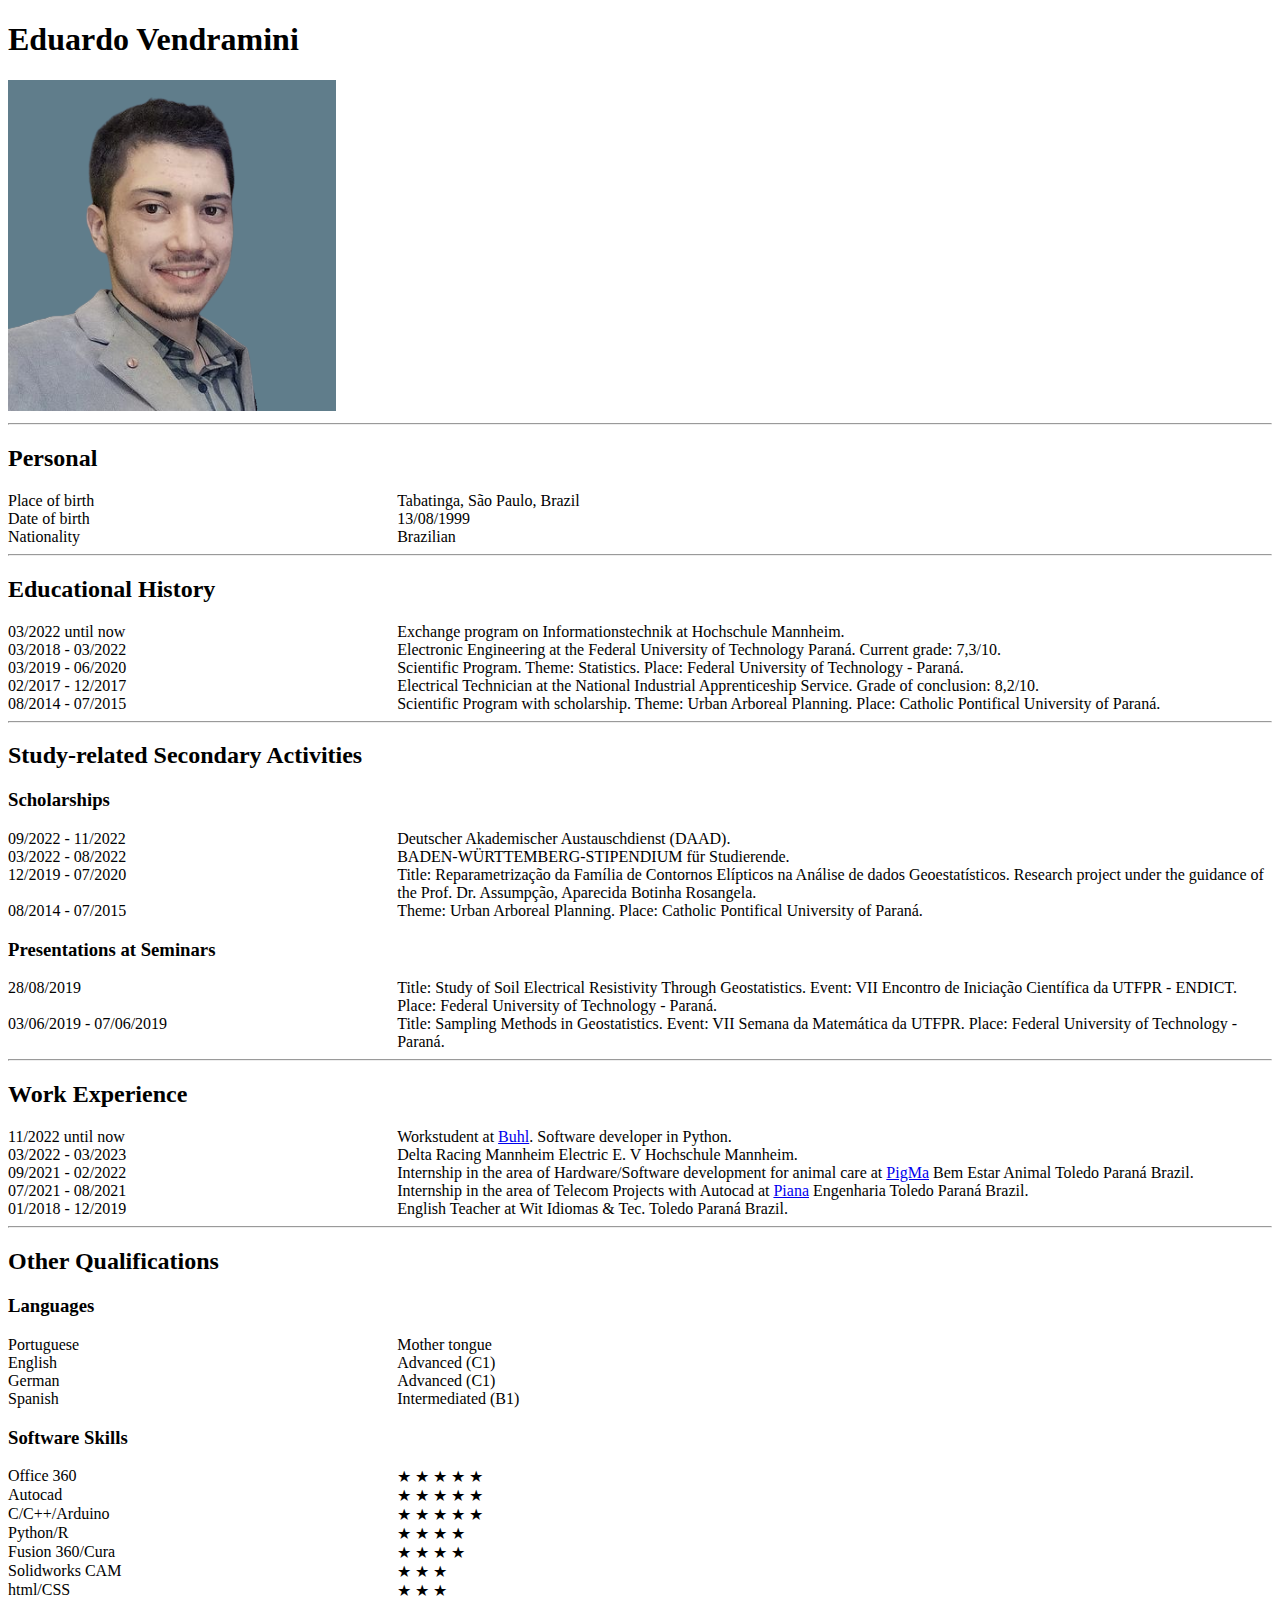
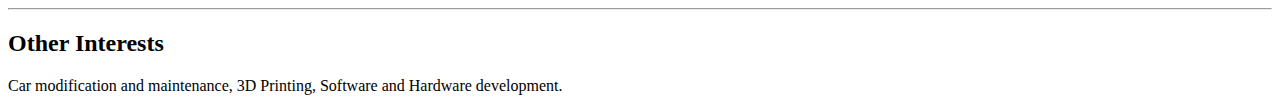
<file: index.html>
<!DOCTYPE html>
<html lang="en">

<head>
    <meta charset="UTF-8">
    <meta http-equiv="X-UA-Compatible" content="IE=edge">
    <meta name="viewport" content="width=device-width, initial-scale=1.0">
    <title>Curriculum Vendramini</title>
    <link rel="stylesheet" href="style.css">
    <link rel="shortcut icon" href="Icon.png" type="image/png">
</head>

<body>
    <h1>Eduardo Vendramini</h1>
    <img src="Profile.png" alt="Profile Picture">

    <hr>
    <h2>Personal</h2>
    <div class="myself">
        <div class="property">Place of birth</div><div class="value">Tabatinga, São Paulo, Brazil</div>
        <div class="property">Date of birth</div><div class="value">13/08/1999</div>
        <div class="property">Nationality</div><div class="value">Brazilian</div>
    </div>

    <hr>
    <h2>Educational History</h2>
    <div class="myself">
        <div class="property">03/2022 until now</div><div class="value">Exchange program on Informationstechnik at Hochschule Mannheim.</div>
        <div class="property">03/2018 - 03/2022</div><div class="value">Electronic Engineering at the Federal University of Technology Paraná. Current grade: 7,3/10.</div>
        <div class="property">03/2019 - 06/2020</div><div class="value">Scientific Program. Theme: Statistics. Place: Federal University of Technology - Paraná.</div>
        <div class="property">02/2017 - 12/2017</div><div class="value">Electrical Technician at the National Industrial Apprenticeship Service. Grade of conclusion: 8,2/10.</div>
        <div class="property">08/2014 - 07/2015</div><div class="value">Scientific Program with scholarship. Theme: Urban Arboreal Planning. Place: Catholic Pontifical University of Paraná.</div>
    </div>

    <hr>
    <h2>Study-related Secondary Activities</h2>
    <h3>Scholarships</h3>
    <div class="myself">
        <div class="property">09/2022 - 11/2022</div><div class="value">Deutscher Akademischer Austauschdienst (DAAD).</div>
        <div class="property">03/2022 - 08/2022</div><div class="value">BADEN-WÜRTTEMBERG-STIPENDIUM für Studierende.</div>
        <div class="property">12/2019 - 07/2020</div><div class="value">Title: Reparametrização da Família de Contornos Elípticos na Análise de dados Geoestatísticos. Research project under the guidance of the Prof. Dr. Assumpção, Aparecida Botinha Rosangela.</div>
        <div class="property">08/2014 - 07/2015</div><div class="value">Theme: Urban Arboreal Planning. Place: Catholic Pontifical University of Paraná.</div>
    </div>
    <h3>Presentations at Seminars</h3>
    <div class="myself">
        <div class="property">28/08/2019</div><div class="value">Title: Study of Soil Electrical Resistivity Through Geostatistics. Event: VII Encontro de Iniciação Científica da UTFPR - ENDICT. Place: Federal University of Technology - Paraná.</div>
        <div class="property">03/06/2019 - 07/06/2019</div><div class="value">Title: Sampling Methods in Geostatistics. Event: VII Semana da Matemática da UTFPR. Place: Federal University of Technology - Paraná.</div>
    </div>

    <hr>
    <h2>Work Experience</h2>
    <div class="myself">
        <div class="property">11/2022 until now</div><div class="value">Workstudent at <a href="https://www.buhl.de/" target="_blank" rel="external">Buhl</a>. Software developer in Python.</div>
        <div class="property">03/2022 - 03/2023</div><div class="value">Delta Racing Mannheim Electric E. V Hochschule Mannheim.</div>
        <div class="property">09/2021 - 02/2022</div><div class="value">Internship in the area of Hardware/Software development for animal care at <a href="https://pigmabemestar.com/" target="_blank" rel="external">PigMa</a> Bem Estar Animal Toledo Paraná Brazil.</div>
        <div class="property">07/2021 - 08/2021</div><div class="value">Internship in the area of Telecom Projects with Autocad at <a href="https://www.piana.eng.br/site/" target="_blank" rel="external">Piana</a> Engenharia Toledo Paraná Brazil.</div>
        <div class="property">01/2018 - 12/2019</div><div class="value">English Teacher at Wit Idiomas & Tec. Toledo Paraná Brazil.</div>
    </div>

    <hr>
    <h2>Other Qualifications</h2>
    <h3>Languages</h3>
    <div class="myself">
        <div class="property">Portuguese</div><div class="value">Mother tongue</div>
        <div class="property">English</div><div class="value">Advanced (C1)</div>
        <div class="property">German</div><div class="value">Advanced (C1)</div>
        <div class="property">Spanish</div><div class="value">Intermediated (B1)</div>
    </div>
    <h3>Software Skills</h3>
    <div class="myself">
        <div class="property">Office 360</div><div class="value">&#9733 &#9733 &#9733 &#9733 &#9733</div>
        <div class="property">Autocad</div><div class="value">&#9733 &#9733 &#9733 &#9733 &#9733</div>
        <div class="property">C/C++/Arduino</div><div class="value">&#9733 &#9733 &#9733 &#9733 &#9733</div>
        <div class="property">Python/R</div><div class="value">&#9733 &#9733 &#9733 &#9733 </div>
        <div class="property">Fusion 360/Cura</div><div class="value">&#9733 &#9733 &#9733 &#9733 </div>
        <div class="property">Solidworks CAM</div><div class="value">&#9733 &#9733 &#9733</div>
        <div class="property">html/CSS</div><div class="value">&#9733 &#9733 &#9733 </div>
    </div>
    <hr>
    <h2>Other Interests</h2>
    <p>Car modification and maintenance, 3D Printing, Software and Hardware development.</p>
</body>

</html>
</file>
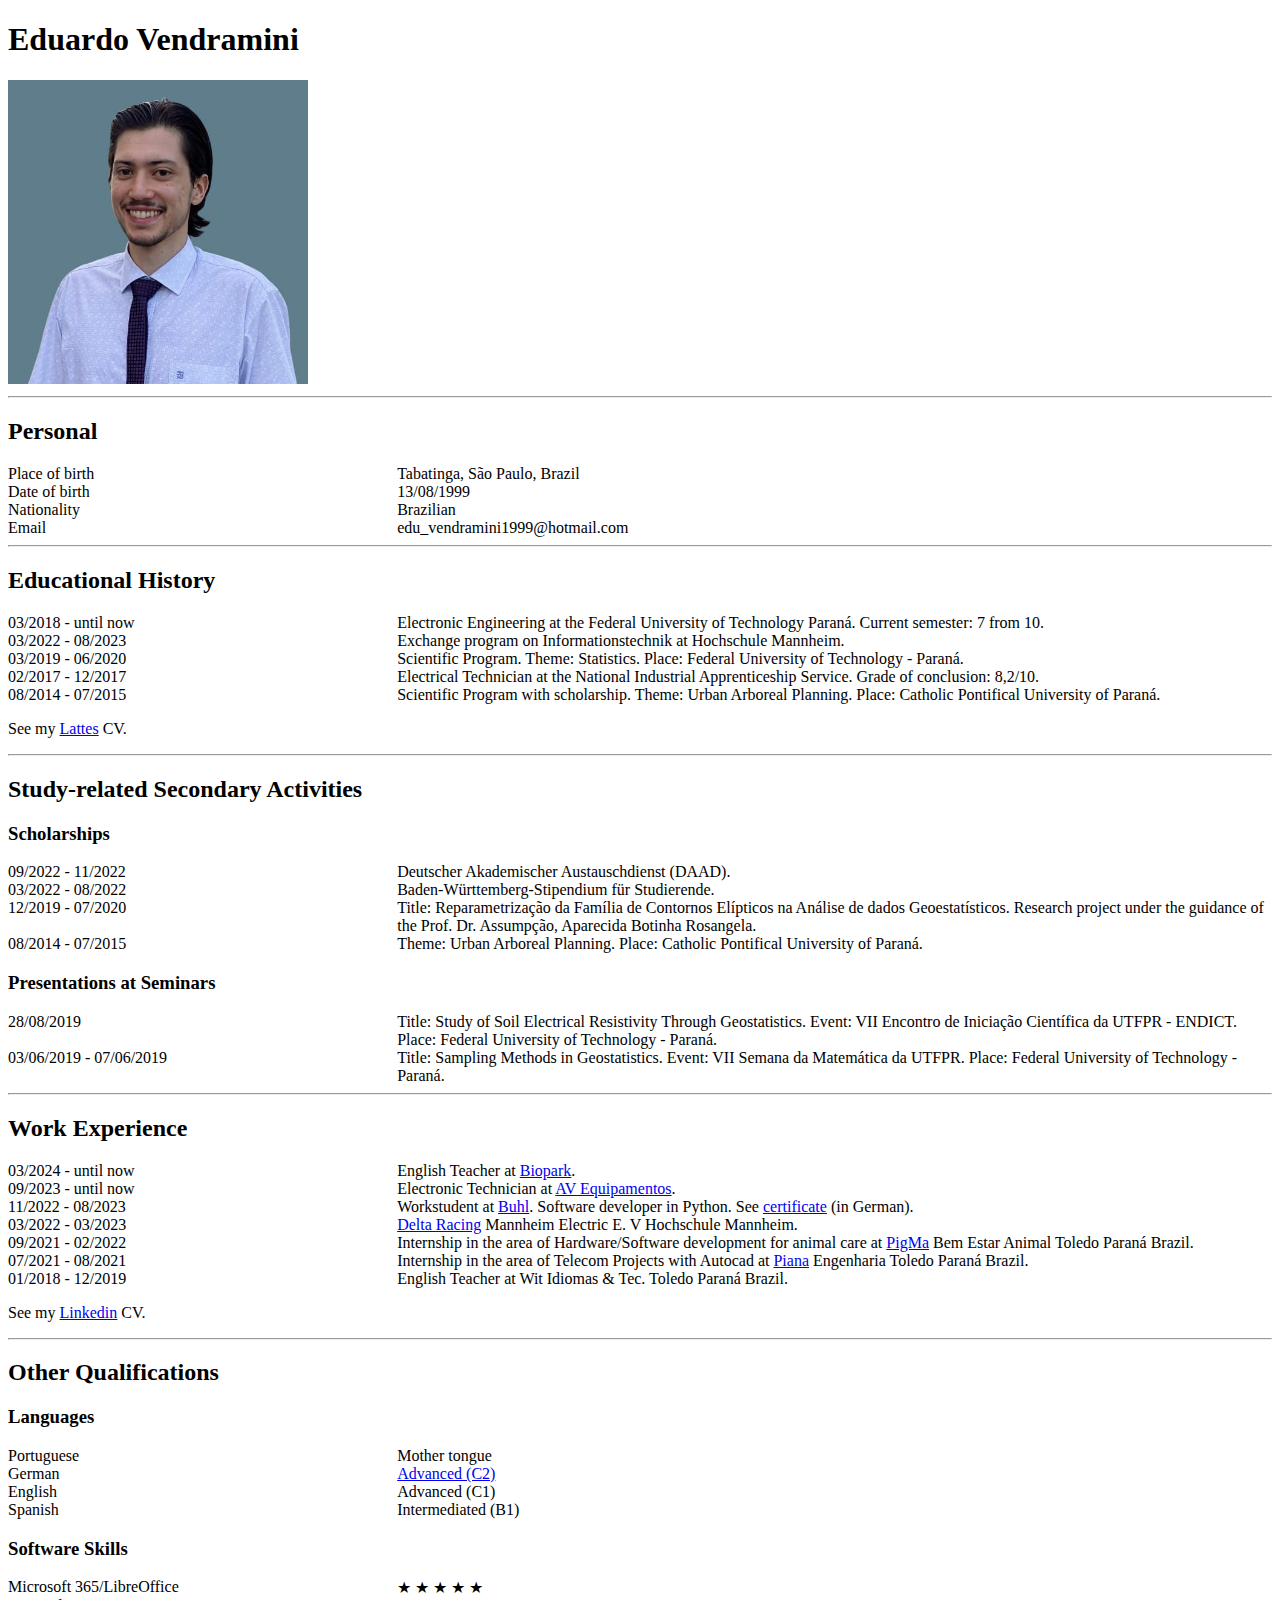
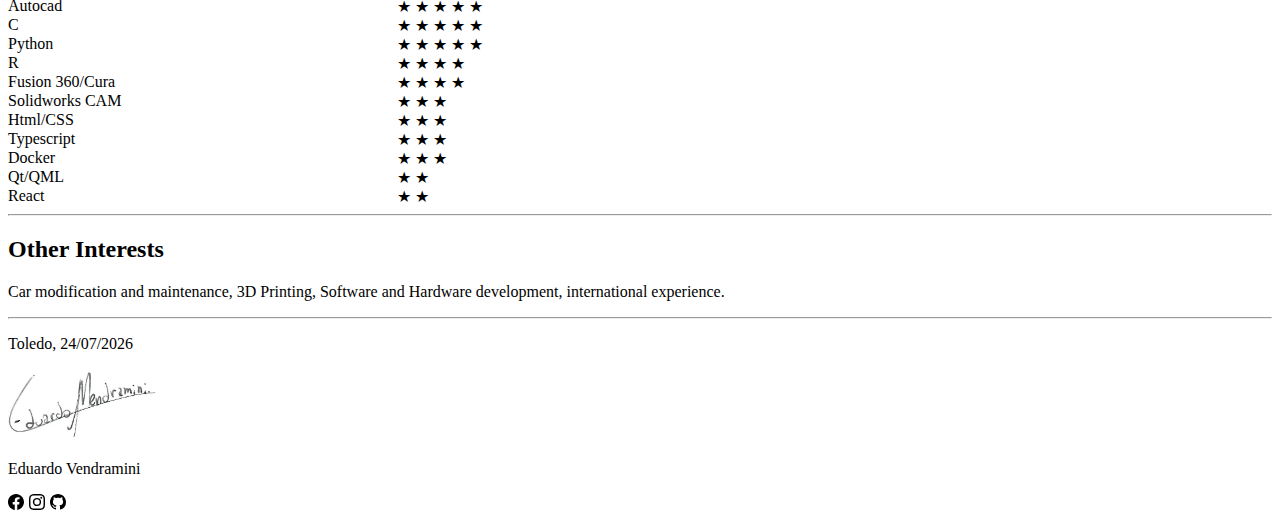
<file: html-css/index.html>
<!DOCTYPE html>
<html lang="en">

<head>
    <meta charset="UTF-8">
    <meta http-equiv="X-UA-Compatible" content="IE=edge">
    <meta name="viewport" content="width=device-width, initial-scale=1.0">
    <title>Curriculum Vendramini</title>
    <link rel="stylesheet" href="style.css">
    <link rel="shortcut icon" href="../img/Icon.png" type="image/png">
</head>

<body>
    <h1>Eduardo Vendramini</h1>
    <img src="../img/Profile.jpeg" alt="Profile Picture" class="image">

    <hr>
    <h2>Personal</h2>
    <div class="column-layout">
        <div class="property">Place of birth</div><div class="value">Tabatinga, São Paulo, Brazil</div>
        <div class="property">Date of birth</div><div class="value">13/08/1999</div>
        <div class="property">Nationality</div><div class="value">Brazilian</div>
        <div class="property">Email</div><div class="value">edu_vendramini1999@hotmail.com</div>
    </div>

    <hr>
    <h2>Educational History</h2>
    <div class="column-layout">
        <div class="property">03/2018 - until now</div><div class="value">Electronic Engineering at the Federal University of Technology Paraná. Current semester: 7 from 10.</div>
        <div class="property">03/2022 - 08/2023</div><div class="value">Exchange program on Informationstechnik at Hochschule Mannheim.</div>
        <div class="property">03/2019 - 06/2020</div><div class="value">Scientific Program. Theme: Statistics. Place: Federal University of Technology - Paraná.</div>
        <div class="property">02/2017 - 12/2017</div><div class="value">Electrical Technician at the National Industrial Apprenticeship Service. Grade of conclusion: 8,2/10.</div>
        <div class="property">08/2014 - 07/2015</div><div class="value">Scientific Program with scholarship. Theme: Urban Arboreal Planning. Place: Catholic Pontifical University of Paraná.</div>
        <p>See my <a href="http://lattes.cnpq.br/9930781774199378" target="_blank" rel="external">Lattes</a> CV.</p>
    </div>

    <hr>
    <h2>Study-related Secondary Activities</h2>
    <h3>Scholarships</h3>
    <div class="column-layout">
        <div class="property">09/2022 - 11/2022</div><div class="value">Deutscher Akademischer Austauschdienst (DAAD).</div>
        <div class="property">03/2022 - 08/2022</div><div class="value">Baden-Württemberg-Stipendium für Studierende.</div>
        <div class="property">12/2019 - 07/2020</div><div class="value">Title: Reparametrização da Família de Contornos Elípticos na Análise de dados Geoestatísticos. Research project under the guidance of the Prof. Dr. Assumpção, Aparecida Botinha Rosangela.</div>
        <div class="property">08/2014 - 07/2015</div><div class="value">Theme: Urban Arboreal Planning. Place: Catholic Pontifical University of Paraná.</div>
    </div>
    <h3>Presentations at Seminars</h3>
    <div class="column-layout">
        <div class="property">28/08/2019</div><div class="value">Title: Study of Soil Electrical Resistivity Through Geostatistics. Event: VII Encontro de Iniciação Científica da UTFPR - ENDICT. Place: Federal University of Technology - Paraná.</div>
        <div class="property">03/06/2019 - 07/06/2019</div><div class="value">Title: Sampling Methods in Geostatistics. Event: VII Semana da Matemática da UTFPR. Place: Federal University of Technology - Paraná.</div>
    </div>

    <hr>
    <h2>Work Experience</h2>
    <div class="column-layout">
        <div class="property">03/2024 - until now</div><div class="value">English Teacher at <a href="https://bioparkeducacao.com/centro-de-linguas/" target="_blank" rel="external">Biopark</a>.</div>
        <div class="property">09/2023 - until now</div><div class="value">Electronic Technician at <a href="https://av-equipamentos.negocio.site/" target="_blank" rel="external">AV Equipamentos</a>.</div>
        <div class="property">11/2022 - 08/2023</div><div class="value">Workstudent at <a href="https://www.buhl.de/" target="_blank" rel="external">Buhl</a>. Software developer in Python. See <a href="../documents/zeugnis.pdf" target="_blank" rel="external">certificate</a> (in German).</div>
        <div class="property">03/2022 - 03/2023</div><div class="value"><a href="https://www.delta-racing.de/" target="_blank" rel="external">Delta Racing</a> Mannheim Electric E. V Hochschule Mannheim.</div>
        <div class="property">09/2021 - 02/2022</div><div class="value">Internship in the area of Hardware/Software development for animal care at <a href="https://pigmabemestar.com/" target="_blank" rel="external">PigMa</a> Bem Estar Animal Toledo Paraná Brazil.</div>
        <div class="property">07/2021 - 08/2021</div><div class="value">Internship in the area of Telecom Projects with Autocad at <a href="https://www.piana.eng.br/site/" target="_blank" rel="external">Piana</a> Engenharia Toledo Paraná Brazil.</div>
        <div class="property">01/2018 - 12/2019</div><div class="value">English Teacher at Wit Idiomas & Tec. Toledo Paraná Brazil.</div>
        <p>See my <a href="https://www.linkedin.com/in/eduardo-vendramini-256624219/" target="_blank" rel="external">Linkedin</a> CV.</p>
    </div>

    <hr>
    <h2>Other Qualifications</h2>
    <h3>Languages</h3>
    <div class="column-layout">
        <div class="property">Portuguese</div><div class="value">Mother tongue</div>
        <div class="property">German</div><div class="value"><a href="../documents/dsh3.pdf" target="_blank">Advanced (C2)</a></div>
        <div class="property">English</div><div class="value">Advanced (C1)</div>
        <div class="property">Spanish</div><div class="value">Intermediated (B1)</div>
    </div>
    <h3>Software Skills</h3>
    <div class="column-layout">
        <div class="property">Microsoft 365/LibreOffice</div><div class="value">&#9733 &#9733 &#9733 &#9733 &#9733</div>
        <div class="property">Autocad</div><div class="value">&#9733 &#9733 &#9733 &#9733 &#9733</div>
        <div class="property">C</div><div class="value">&#9733 &#9733 &#9733 &#9733 &#9733</div>
        <div class="property">Python</div><div class="value">&#9733 &#9733 &#9733 &#9733 &#9733</div>
        <div class="property">R</div><div class="value">&#9733 &#9733 &#9733 &#9733 </div>
        <div class="property">Fusion 360/Cura</div><div class="value">&#9733 &#9733 &#9733 &#9733 </div>
        <div class="property">Solidworks CAM</div><div class="value">&#9733 &#9733 &#9733</div>
        <div class="property">Html/CSS</div><div class="value">&#9733 &#9733 &#9733 </div>
        <div class="property">Typescript</div><div class="value">&#9733 &#9733 &#9733 </div>
        <div class="property">Docker</div><div class="value">&#9733 &#9733 &#9733 </div>
        <div class="property">Qt/QML</div><div class="value">&#9733 &#9733 </div>
        <div class="property">React</div><div class="value">&#9733 &#9733 </div>

    </div>
    <hr>
    <h2>Other Interests</h2>
    <p>Car modification and maintenance, 3D Printing, Software and Hardware development, international experience.</p>
    
    <hr>
    <p>Toledo, <span id="date"></span></p>
    <script>
      const currentDate = new Date();
      const day = currentDate.getDate().toString().padStart(2, '0');
      const month = (currentDate.getMonth() + 1).toString().padStart(2, '0');
      const year = currentDate.getFullYear().toString();
      const formattedDate = `${day}/${month}/${year}`;
      document.getElementById('date').innerText = formattedDate;
    </script>
    <img src="../img/Signature.jpg" alt="Signature Picture" id="signature-pic">
    <p>Eduardo Vendramini</p>
    
    <div class="social-icons">
        <a href="https://www.facebook.com/eduardo.vendramini.75/" target="_blank">
            <img src="../img/facebook.svg" alt="Facebook Icon">
        </a>

        <a href="https://www.instagram.com/car_photos_by_edu?igshid=YmMyMTA2M2Y%3D" target="_blank">
            <img src="../img/instagram.svg" alt="Instagram Icon">
        </a>

        <a href="https://github.com/EduardoVendramini" target="_blank">
            <img src="../img/github.svg" alt="GitHub Icon">
        </a>
    </div>

</body>

</html>
</file>
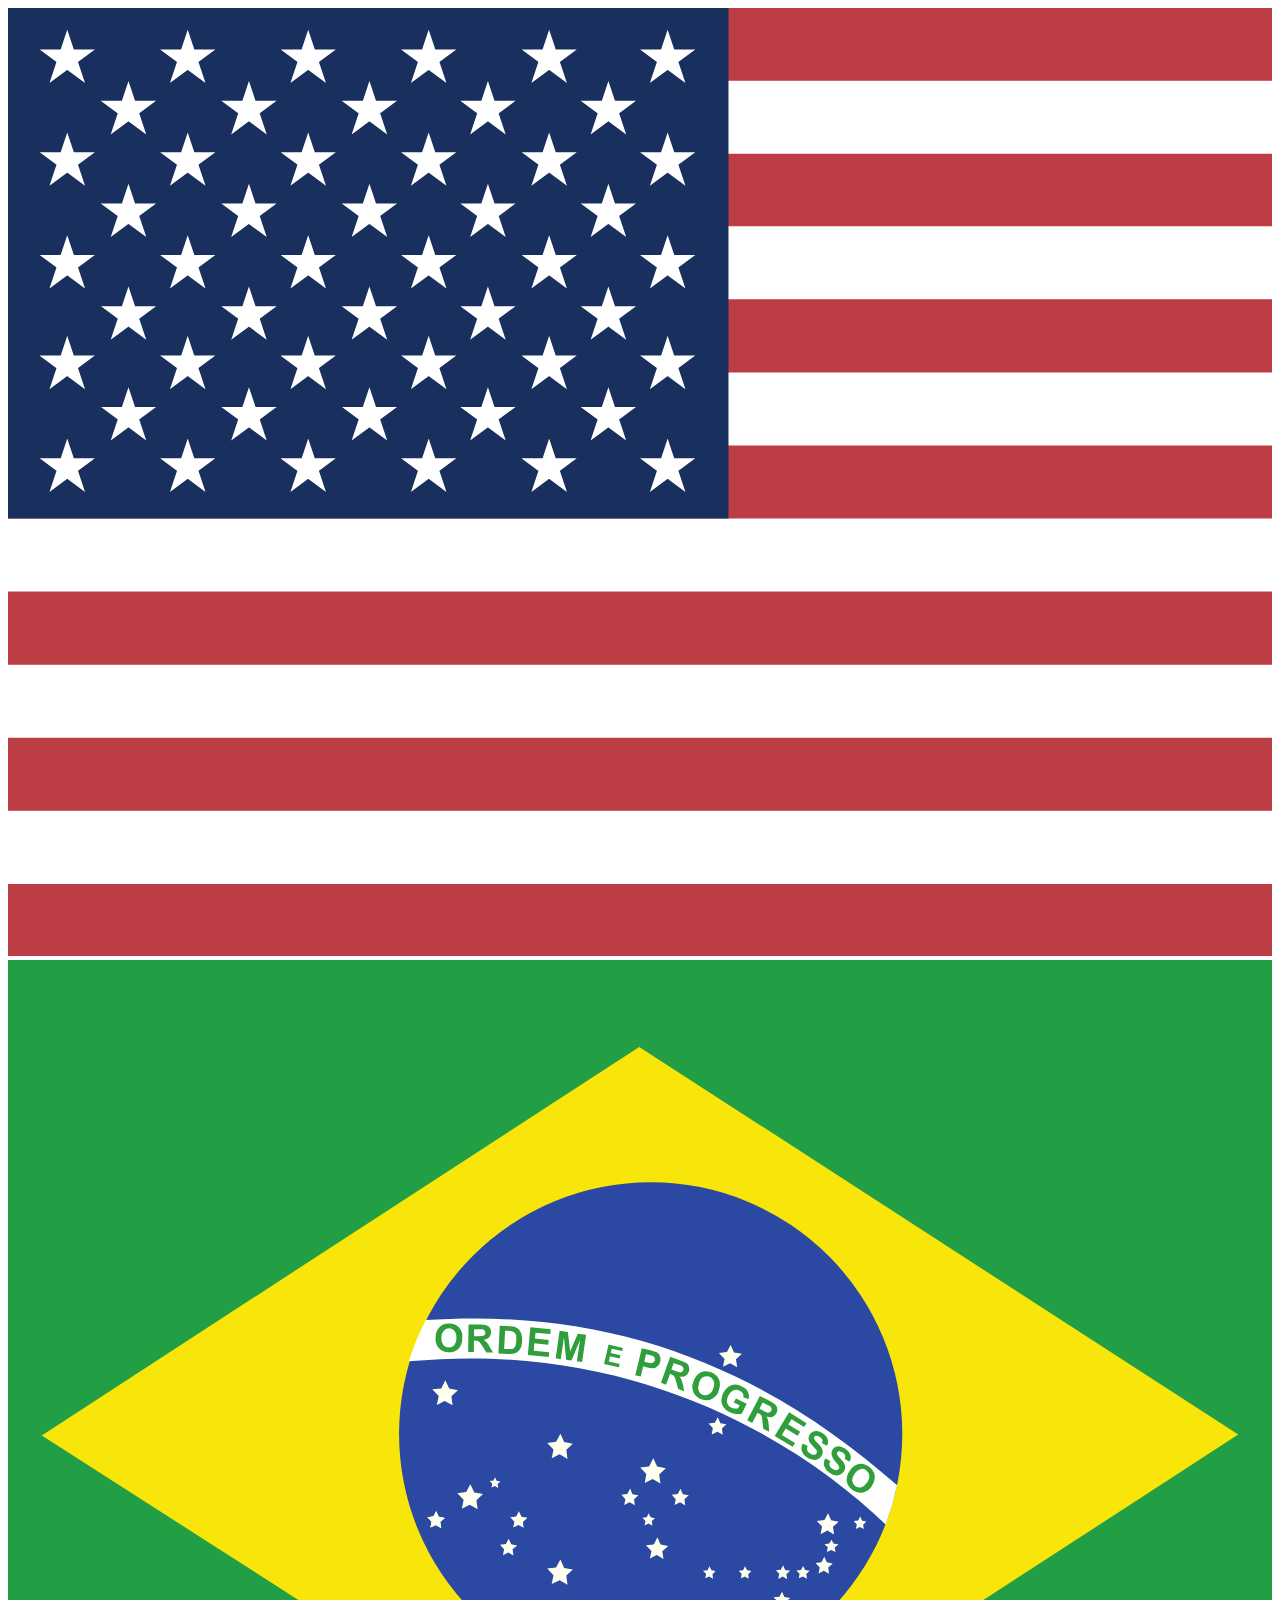
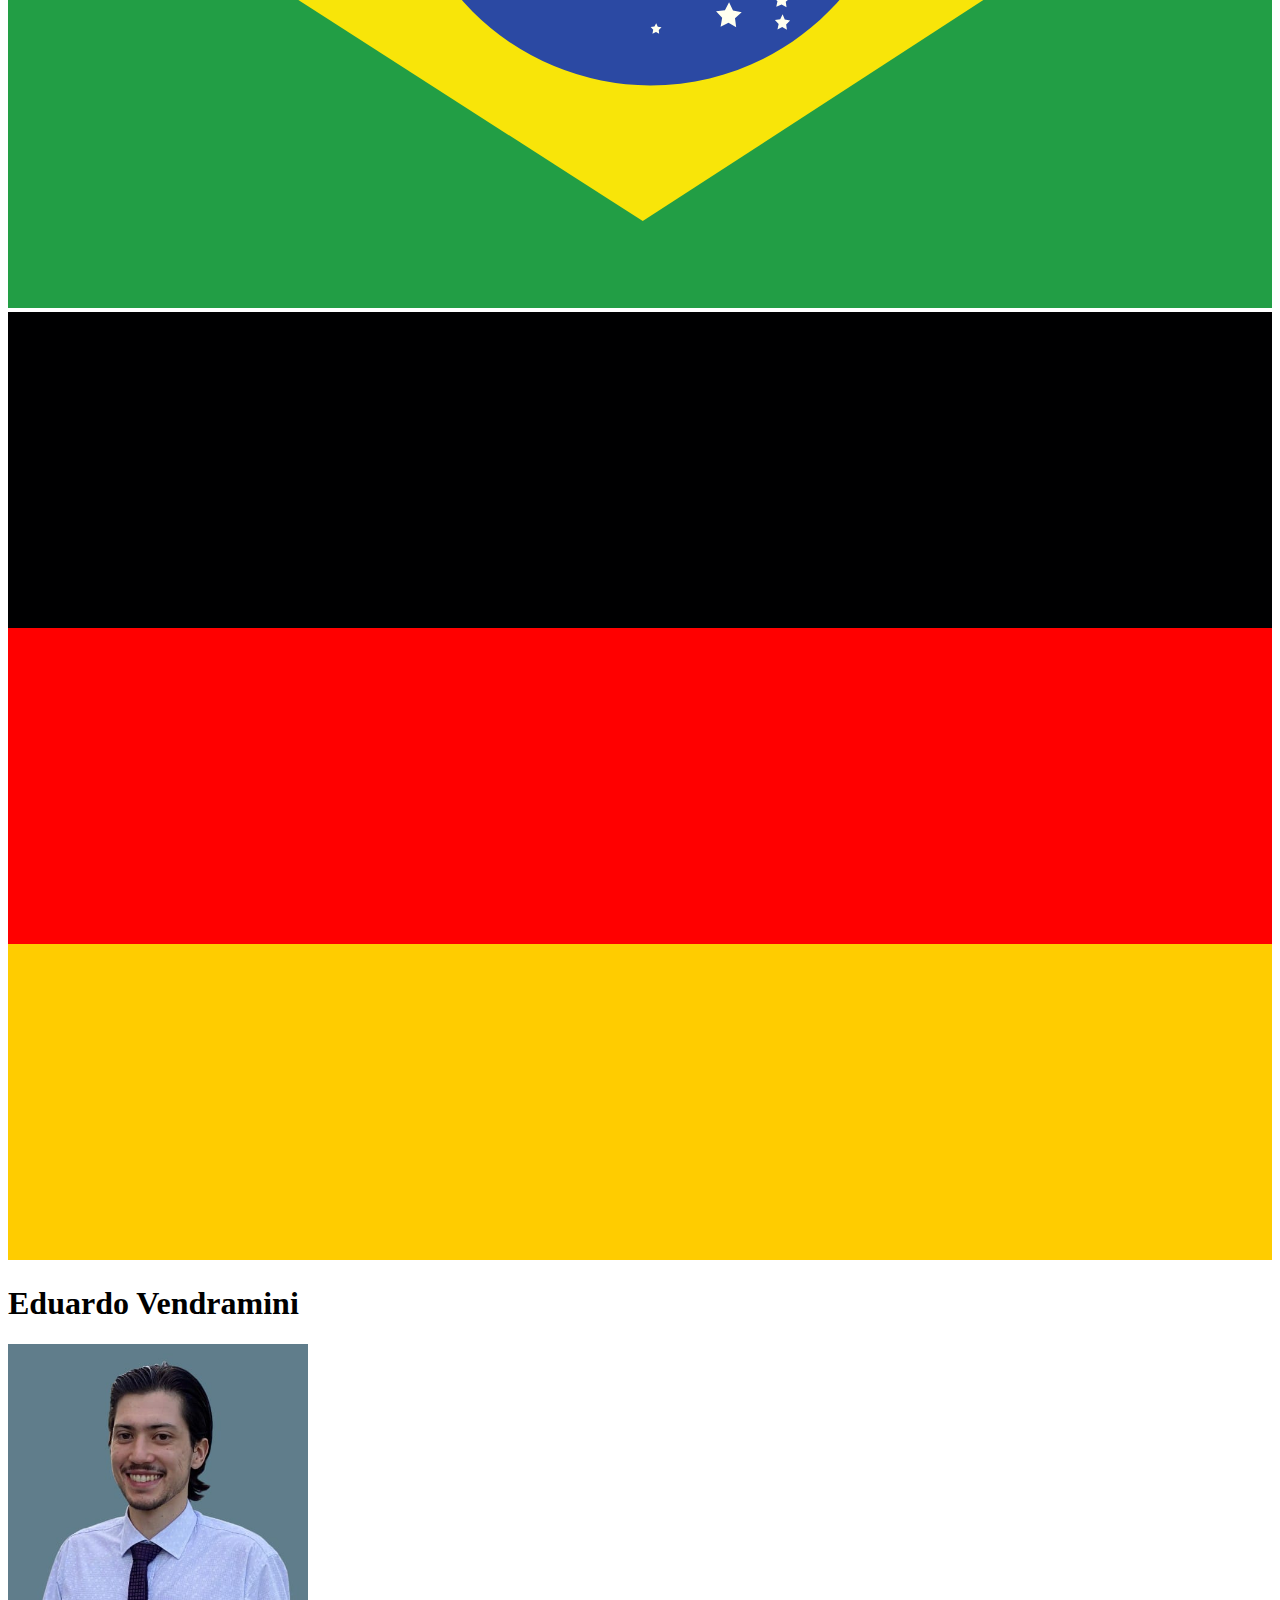
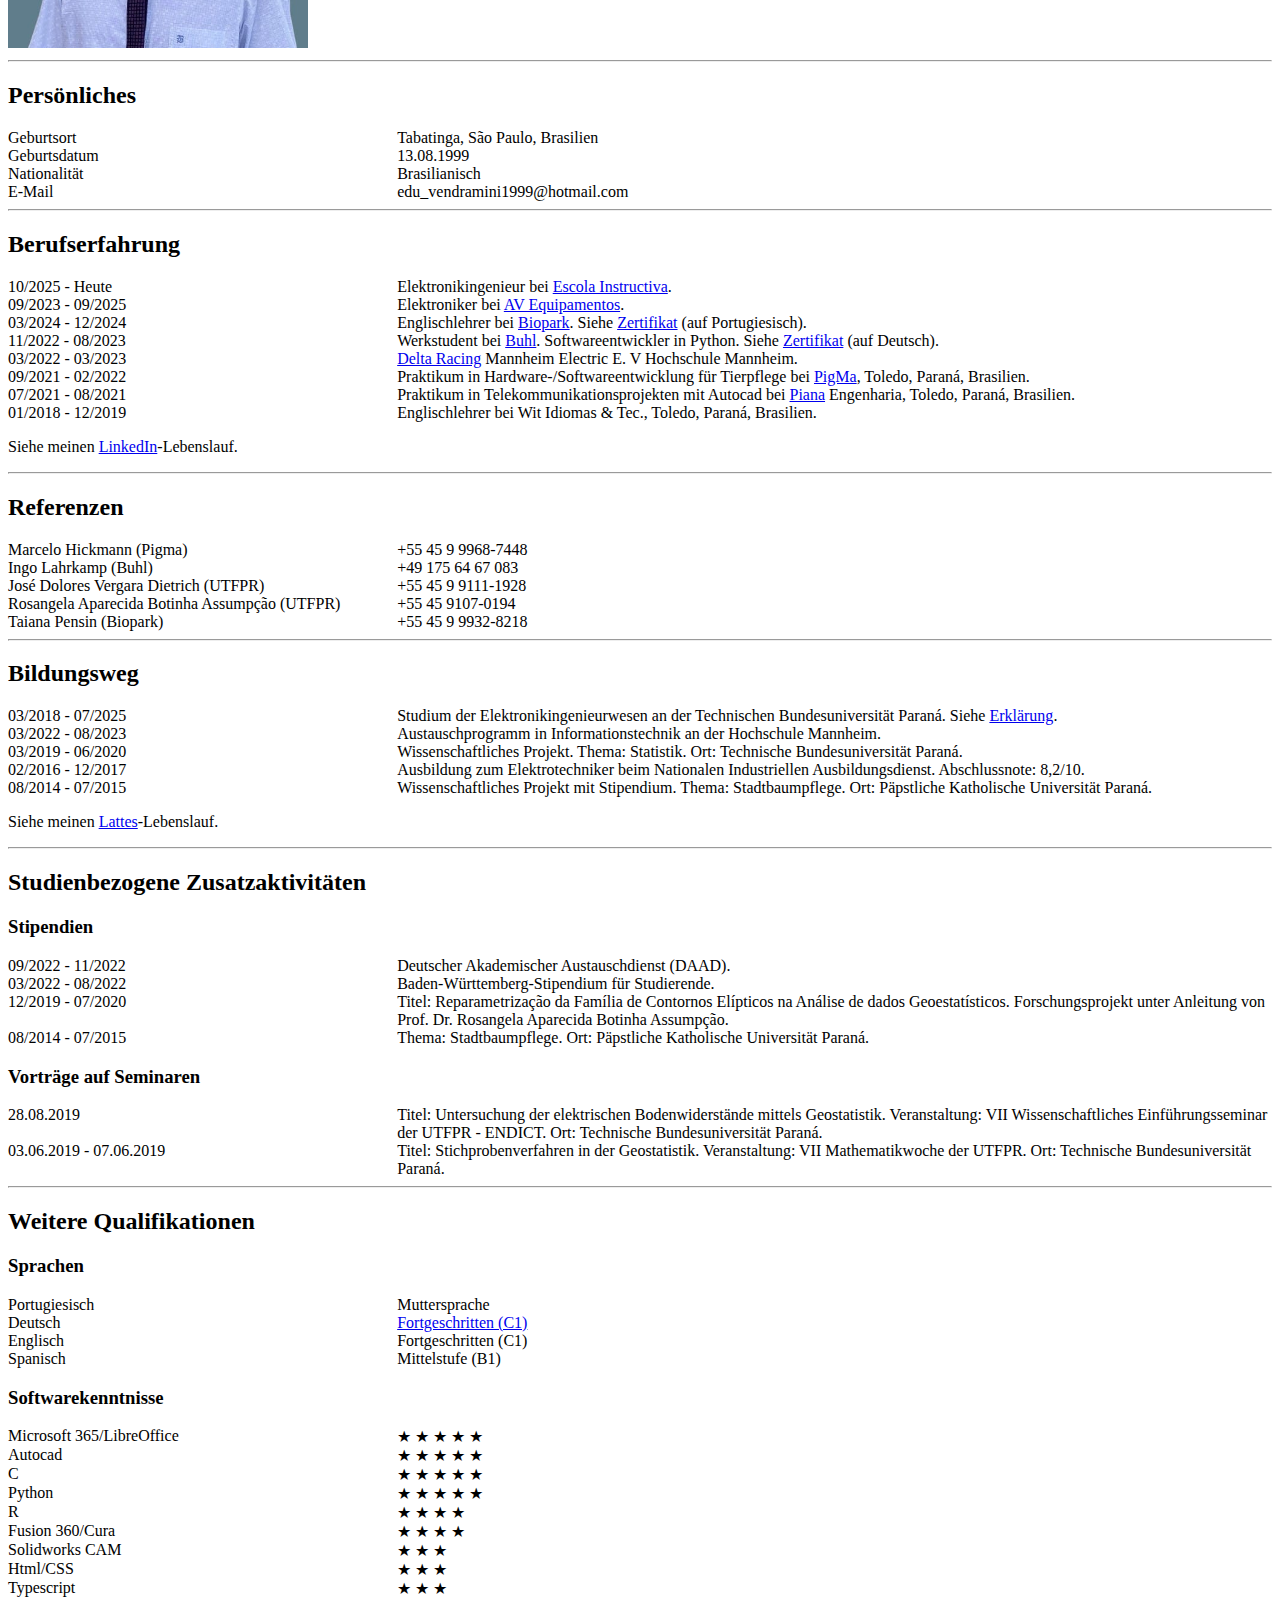
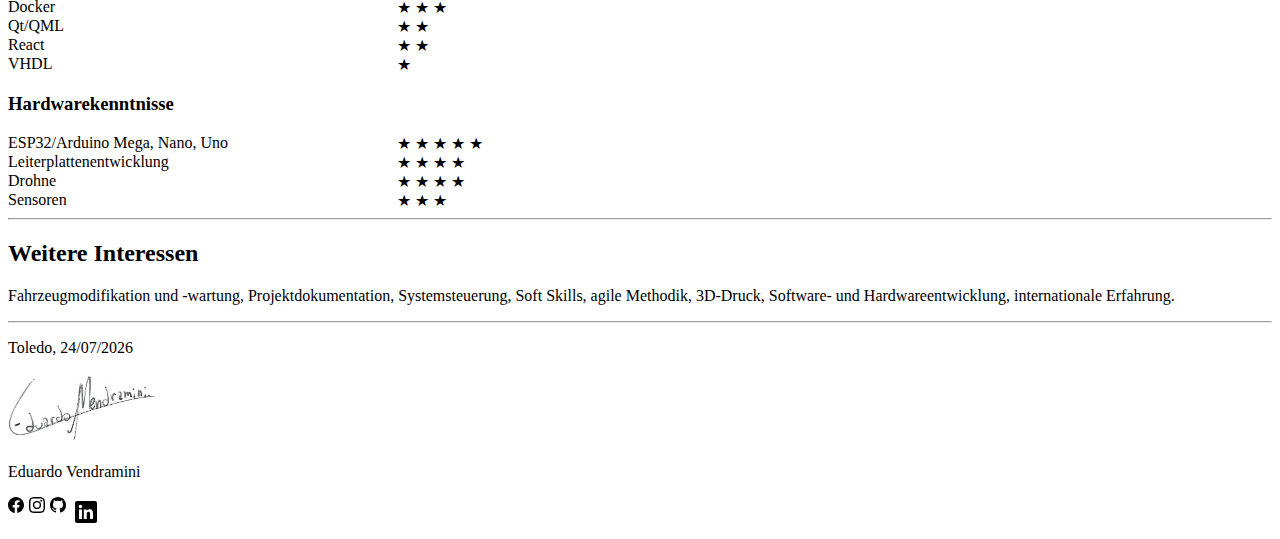
<file: html-css/index-de.html>
<!DOCTYPE html>
<html lang="de">

<head>
    <meta charset="UTF-8">
    <meta http-equiv="X-UA-Compatible" content="IE=edge">
    <meta name="viewport" content="width=device-width, initial-scale=1.0">
    <title>Lebenslauf Vendramini</title>
    <link rel="stylesheet" href="style.css">
    <link rel="shortcut icon" href="../img/Icon.png" type="image/png">
</head>

<body>
    <div class="language-switch">
        <a href="index.html"><img src="../img/us.svg" alt="Englisch"></a>
        <a href="index-pt.html"><img src="../img/br.svg" alt="Portugiesisch"></a>
        <a href="index-de.html"><img src="../img/de.svg" alt="Deutsch"></a>
    </div>

    <h1>Eduardo Vendramini</h1>
    <img src="../img/Profile.jpeg" alt="Profilbild" class="image">

    <hr>
    <h2>Persönliches</h2>
    <div class="column-layout">
        <div class="property">Geburtsort</div><div class="value">Tabatinga, São Paulo, Brasilien</div>
        <div class="property">Geburtsdatum</div><div class="value">13.08.1999</div>
        <div class="property">Nationalität</div><div class="value">Brasilianisch</div>
        <div class="property">E-Mail</div><div class="value">edu_vendramini1999@hotmail.com</div>
    </div>

    <hr>
    <h2>Berufserfahrung</h2>
    <div class="column-layout">
        <div class="property">10/2025 - Heute</div><div class="value">Elektronikingenieur bei <a href="https://www.escolainstructiva.com.br/" target="_blank" rel="external">Escola Instructiva</a>.</div>
        <div class="property">09/2023 - 09/2025</div><div class="value">Elektroniker bei <a href="https://www.facebook.com/AVequipamentosTecnoesse" target="_blank" rel="external">AV Equipamentos</a>.</div>
        <div class="property">03/2024 - 12/2024</div><div class="value">Englischlehrer bei <a href="https://bioparkeducacao.com/centro-de-internacionalizacao/" target="_blank" rel="external">Biopark</a>. Siehe <a href="../documents/certificado_biopark.pdf" target="_blank">Zertifikat</a> (auf Portugiesisch).</div>
        <div class="property">11/2022 - 08/2023</div><div class="value">Werkstudent bei <a href="https://www.buhl.de/" target="_blank" rel="external">Buhl</a>. Softwareentwickler in Python. Siehe <a href="../documents/zeugnis.pdf" target="_blank" rel="external">Zertifikat</a> (auf Deutsch).</div>
        <div class="property">03/2022 - 03/2023</div><div class="value"><a href="https://www.delta-racing.de/" target="_blank" rel="external">Delta Racing</a> Mannheim Electric E. V Hochschule Mannheim.</div>
        <div class="property">09/2021 - 02/2022</div><div class="value">Praktikum in Hardware-/Softwareentwicklung für Tierpflege bei <a href="https://pigmadesenvolvimentos.com.br/" target="_blank" rel="external">PigMa</a>, Toledo, Paraná, Brasilien.</div>
        <div class="property">07/2021 - 08/2021</div><div class="value">Praktikum in Telekommunikationsprojekten mit Autocad bei <a href="https://pianaprojetos.com.br/" target="_blank" rel="external">Piana</a> Engenharia, Toledo, Paraná, Brasilien.</div>
        <div class="property">01/2018 - 12/2019</div><div class="value">Englischlehrer bei Wit Idiomas & Tec., Toledo, Paraná, Brasilien.</div>
        <p>Siehe meinen <a href="https://www.linkedin.com/in/eduardo-vendramini-256624219/" target="_blank" rel="external">LinkedIn</a>-Lebenslauf.</p>
    </div>

    <hr>
    <h2>Referenzen</h2>
    <div class="column-layout">
        <div class="property">Marcelo Hickmann (Pigma)</div><div class="value">+55 45 9 9968-7448</div>
        <div class="property">Ingo Lahrkamp (Buhl)</div><div class="value">+49 175 64 67 083</div>
        <div class="property">José Dolores Vergara Dietrich (UTFPR)</div><div class="value">+55 45 9 9111-1928</div>
        <div class="property">Rosangela Aparecida Botinha Assumpção (UTFPR)</div><div class="value">+55 45 9107-0194</div>
        <div class="property">Taiana Pensin (Biopark)</div><div class="value">+55 45 9 9932-8218</div>
    </div>

    <hr>
    <h2>Bildungsweg</h2>
    <div class="column-layout">
        <div class="property">03/2018 - 07/2025</div><div class="value">Studium der Elektronikingenieurwesen an der Technischen Bundesuniversität Paraná. Siehe <a href="../documents/declaracao_utf_conclusao_sem_colacao.pdf" target="_blank">Erklärung</a>.</div>
        <div class="property">03/2022 - 08/2023</div><div class="value">Austauschprogramm in Informationstechnik an der Hochschule Mannheim.</div>
        <div class="property">03/2019 - 06/2020</div><div class="value">Wissenschaftliches Projekt. Thema: Statistik. Ort: Technische Bundesuniversität Paraná.</div>
        <div class="property">02/2016 - 12/2017</div><div class="value">Ausbildung zum Elektrotechniker beim Nationalen Industriellen Ausbildungsdienst. Abschlussnote: 8,2/10.</div>
        <div class="property">08/2014 - 07/2015</div><div class="value">Wissenschaftliches Projekt mit Stipendium. Thema: Stadtbaumpflege. Ort: Päpstliche Katholische Universität Paraná.</div>
        <p>Siehe meinen <a href="http://lattes.cnpq.br/9930781774199378" target="_blank" rel="external">Lattes</a>-Lebenslauf.</p>
    </div>

    <hr>
    <h2>Studienbezogene Zusatzaktivitäten</h2>
    <h3>Stipendien</h3>
    <div class="column-layout">
        <div class="property">09/2022 - 11/2022</div><div class="value">Deutscher Akademischer Austauschdienst (DAAD).</div>
        <div class="property">03/2022 - 08/2022</div><div class="value">Baden-Württemberg-Stipendium für Studierende.</div>
        <div class="property">12/2019 - 07/2020</div><div class="value">Titel: Reparametrização da Família de Contornos Elípticos na Análise de dados Geoestatísticos. Forschungsprojekt unter Anleitung von Prof. Dr. Rosangela Aparecida Botinha Assumpção.</div>
        <div class="property">08/2014 - 07/2015</div><div class="value">Thema: Stadtbaumpflege. Ort: Päpstliche Katholische Universität Paraná.</div>
    </div>

    <h3>Vorträge auf Seminaren</h3>
    <div class="column-layout">
        <div class="property">28.08.2019</div><div class="value">Titel: Untersuchung der elektrischen Bodenwiderstände mittels Geostatistik. Veranstaltung: VII Wissenschaftliches Einführungsseminar der UTFPR - ENDICT. Ort: Technische Bundesuniversität Paraná.</div>
        <div class="property">03.06.2019 - 07.06.2019</div><div class="value">Titel: Stichprobenverfahren in der Geostatistik. Veranstaltung: VII Mathematikwoche der UTFPR. Ort: Technische Bundesuniversität Paraná.</div>
    </div>

    <hr>
    <h2>Weitere Qualifikationen</h2>
    <h3>Sprachen</h3>
    <div class="column-layout">
        <div class="property">Portugiesisch</div><div class="value">Muttersprache</div>
        <div class="property">Deutsch</div><div class="value"><a href="../documents/dsh3.pdf" target="_blank">Fortgeschritten (C1)</a></div>
        <div class="property">Englisch</div><div class="value">Fortgeschritten (C1)</div>
        <div class="property">Spanisch</div><div class="value">Mittelstufe (B1)</div>
    </div>

    <h3>Softwarekenntnisse</h3>
    <div class="column-layout">
        <div class="property">Microsoft 365/LibreOffice</div><div class="value">&#9733 &#9733 &#9733 &#9733 &#9733</div>
        <div class="property">Autocad</div><div class="value">&#9733 &#9733 &#9733 &#9733 &#9733</div>
        <div class="property">C</div><div class="value">&#9733 &#9733 &#9733 &#9733 &#9733</div>
        <div class="property">Python</div><div class="value">&#9733 &#9733 &#9733 &#9733 &#9733</div>
        <div class="property">R</div><div class="value">&#9733 &#9733 &#9733 &#9733 </div>
        <div class="property">Fusion 360/Cura</div><div class="value">&#9733 &#9733 &#9733 &#9733 </div>
        <div class="property">Solidworks CAM</div><div class="value">&#9733 &#9733 &#9733</div>
        <div class="property">Html/CSS</div><div class="value">&#9733 &#9733 &#9733 </div>
        <div class="property">Typescript</div><div class="value">&#9733 &#9733 &#9733 </div>
        <div class="property">Docker</div><div class="value">&#9733 &#9733 &#9733 </div>
        <div class="property">Qt/QML</div><div class="value">&#9733 &#9733 </div>
        <div class="property">React</div><div class="value">&#9733 &#9733 </div>
        <div class="property">VHDL</div><div class="value">&#9733 </div>
    </div>

    <h3>Hardwarekenntnisse</h3>
    <div class="column-layout">
        <div class="property">ESP32/Arduino Mega, Nano, Uno</div><div class="value">&#9733 &#9733 &#9733 &#9733 &#9733</div>
        <div class="property">Leiterplattenentwicklung</div><div class="value">&#9733 &#9733 &#9733 &#9733</div>
        <div class="property">Drohne</div><div class="value">&#9733 &#9733 &#9733 &#9733</div>
        <div class="property">Sensoren</div><div class="value">&#9733 &#9733 &#9733</div>
    </div>

    <hr>
    <h2>Weitere Interessen</h2>
    <p>Fahrzeugmodifikation und -wartung, Projektdokumentation, Systemsteuerung, Soft Skills, agile Methodik, 3D-Druck, Software- und Hardwareentwicklung, internationale Erfahrung.</p>

    <hr>
    <p>Toledo, <span id="date"></span></p>
    <script>
      const currentDate = new Date();
      const day = currentDate.getDate().toString().padStart(2, '0');
      const month = (currentDate.getMonth() + 1).toString().padStart(2, '0');
      const year = currentDate.getFullYear().toString();
      const formattedDate = `${day}/${month}/${year}`;
      document.getElementById('date').innerText = formattedDate;
    </script>
    <img src="../img/Signature.jpg" alt="Unterschrift" id="signature-pic">
    <p>Eduardo Vendramini</p>

    <div class="social-icons">
        <a href="https://www.facebook.com/eduardo.vendramini.75/" target="_blank">
            <img src="../img/facebook.svg" alt="Facebook Icon">
        </a>
        <a href="https://www.instagram.com/car_photos_by_edu?igshid=YmMyMTA2M2Y%3D" target="_blank">
            <img src="../img/instagram.svg" alt="Instagram Icon">
        </a>
        <a href="https://github.com/EduardoVendramini" target="_blank">
            <img src="../img/github.svg" alt="GitHub Icon">
        </a>
        <a href="https://www.linkedin.com/in/eduardo-vendramini-256624219/" target="_blank">
            <img src="../img/linkedin.svg" alt="LinkedIn Icon">
        </a>
    </div>

</body>

</html>
</file>
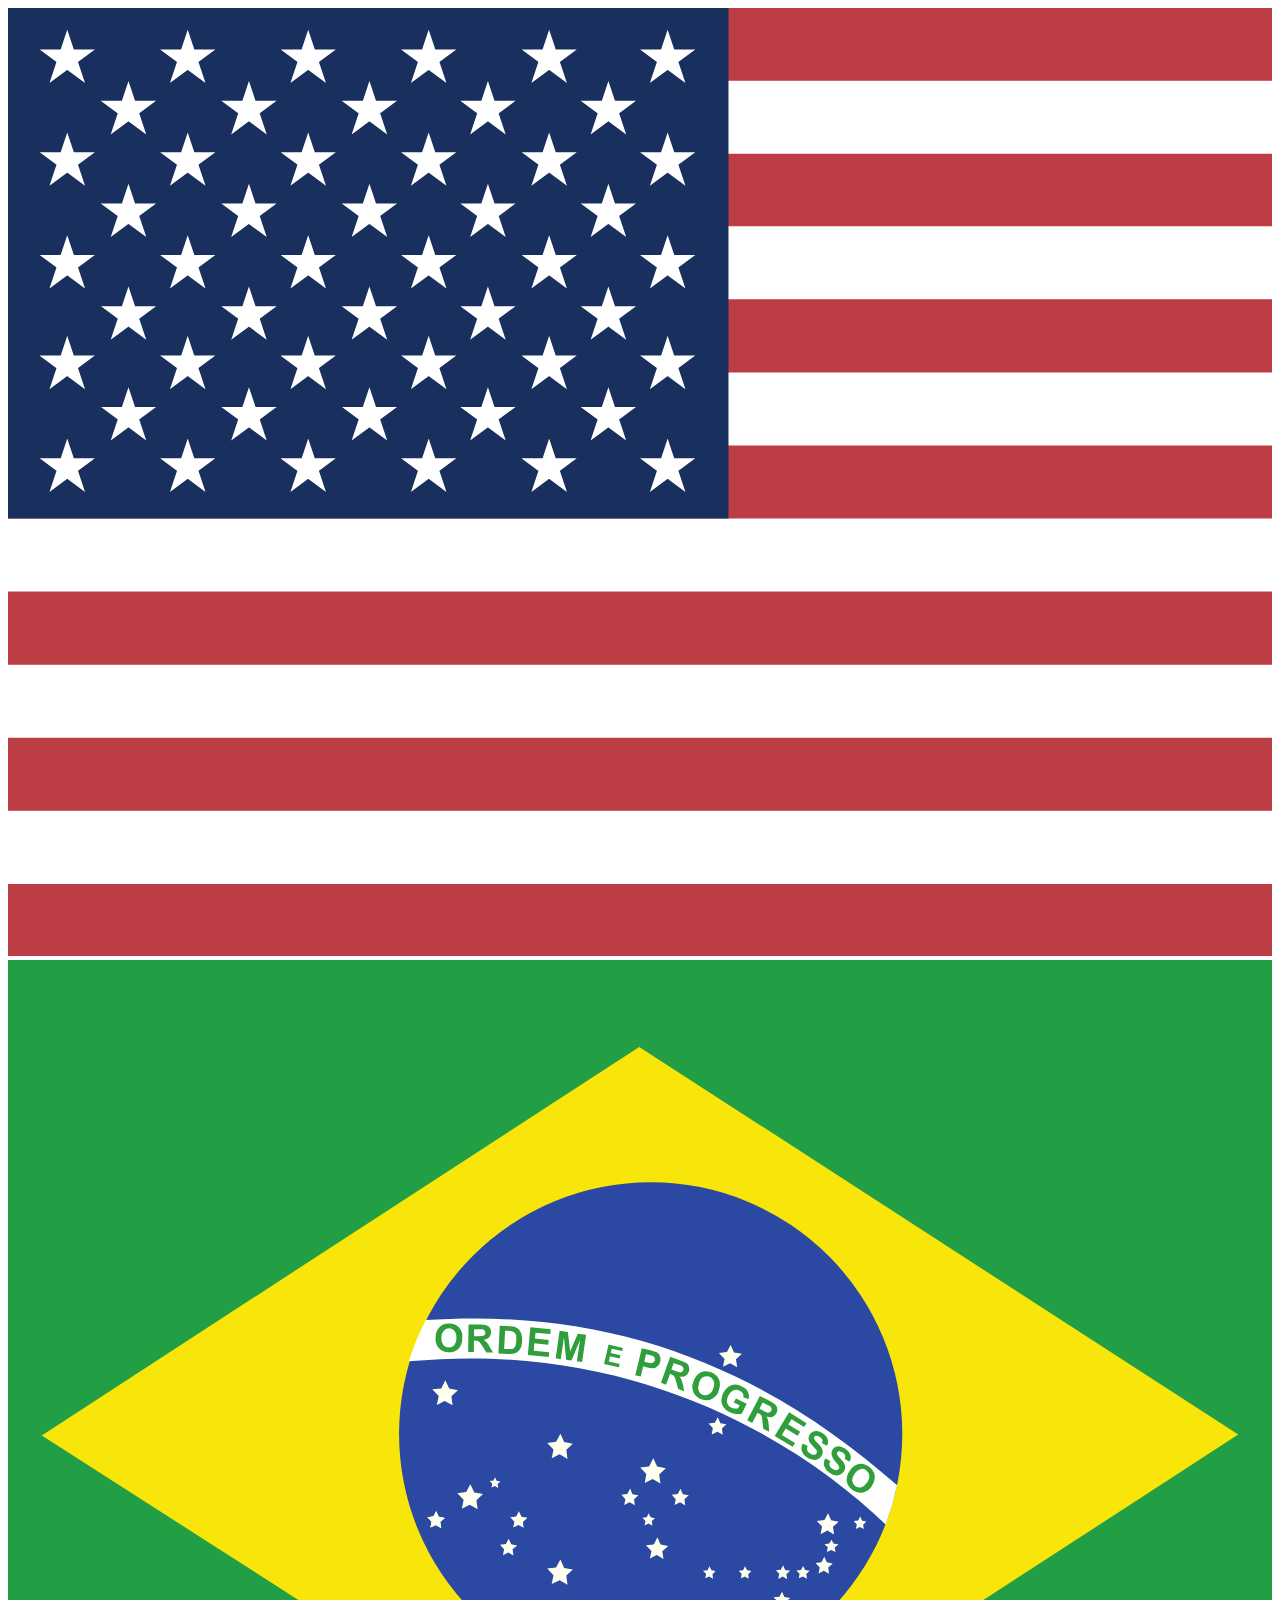
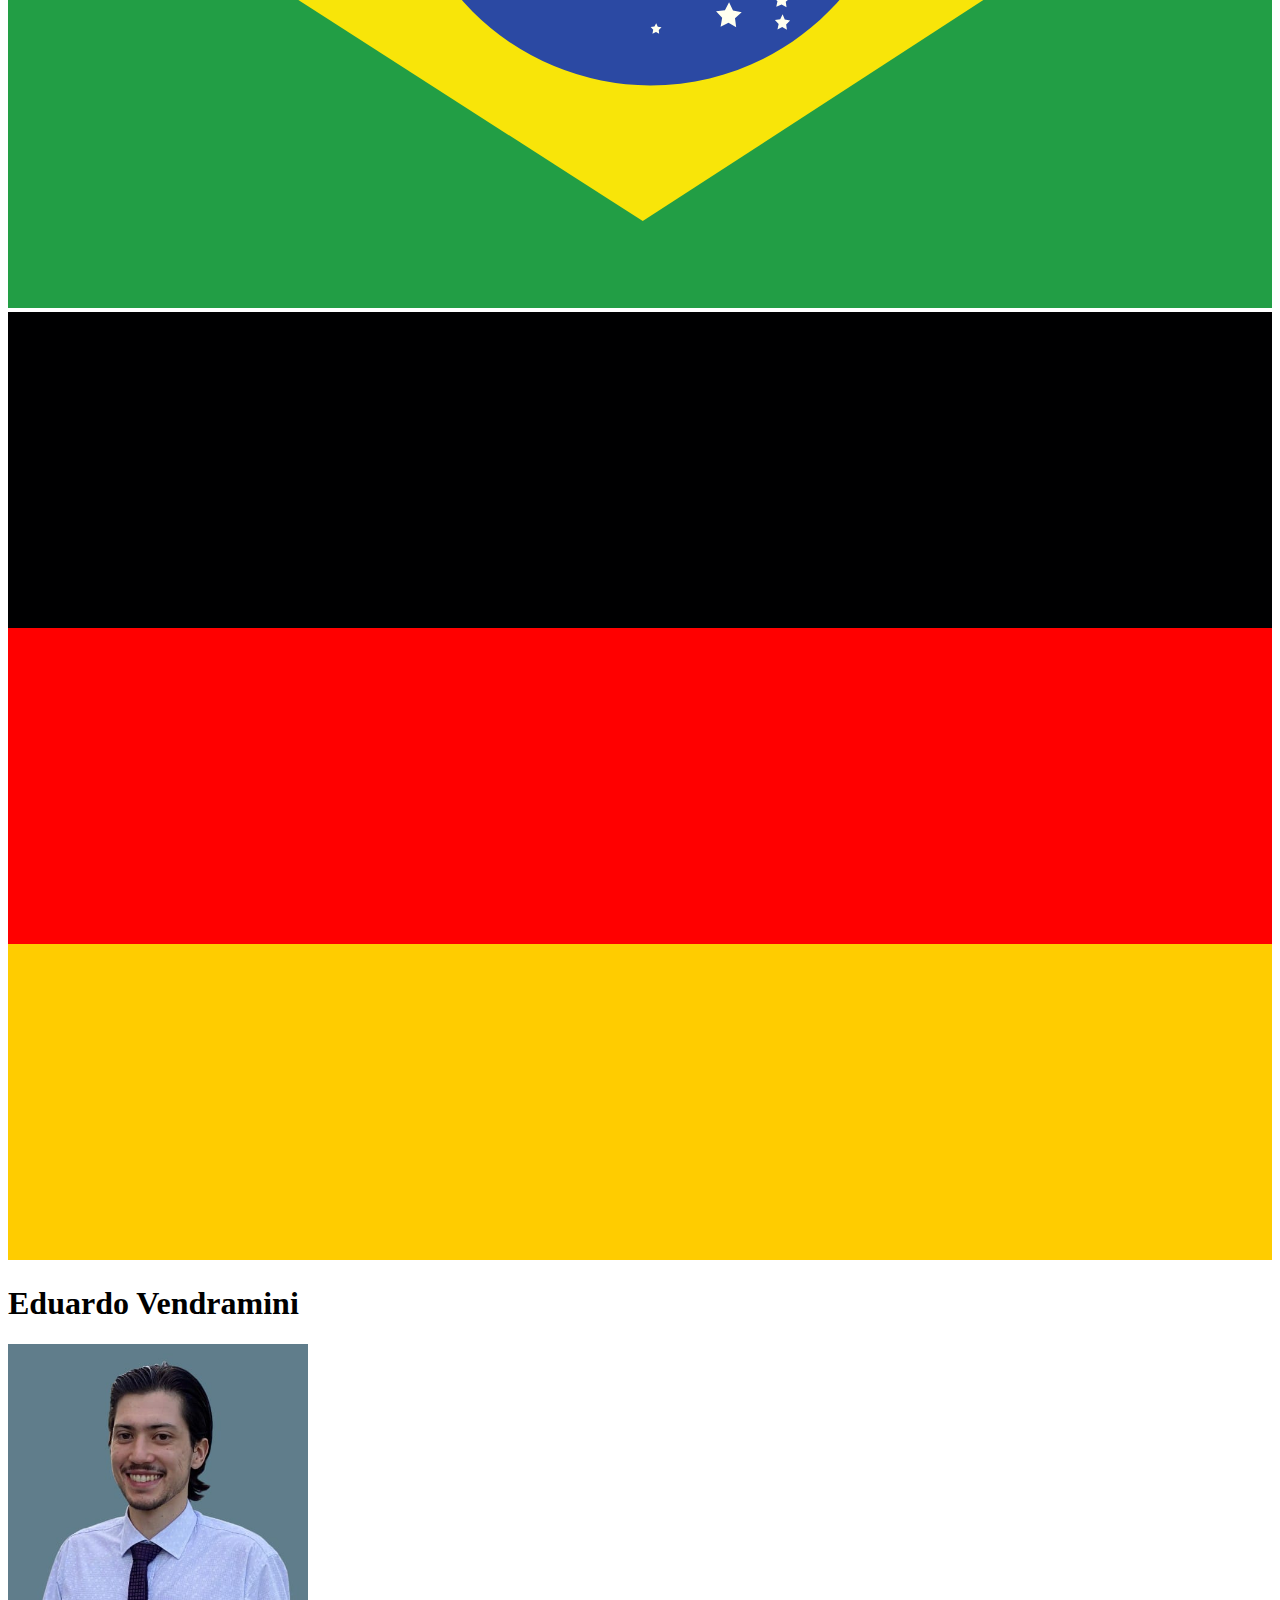
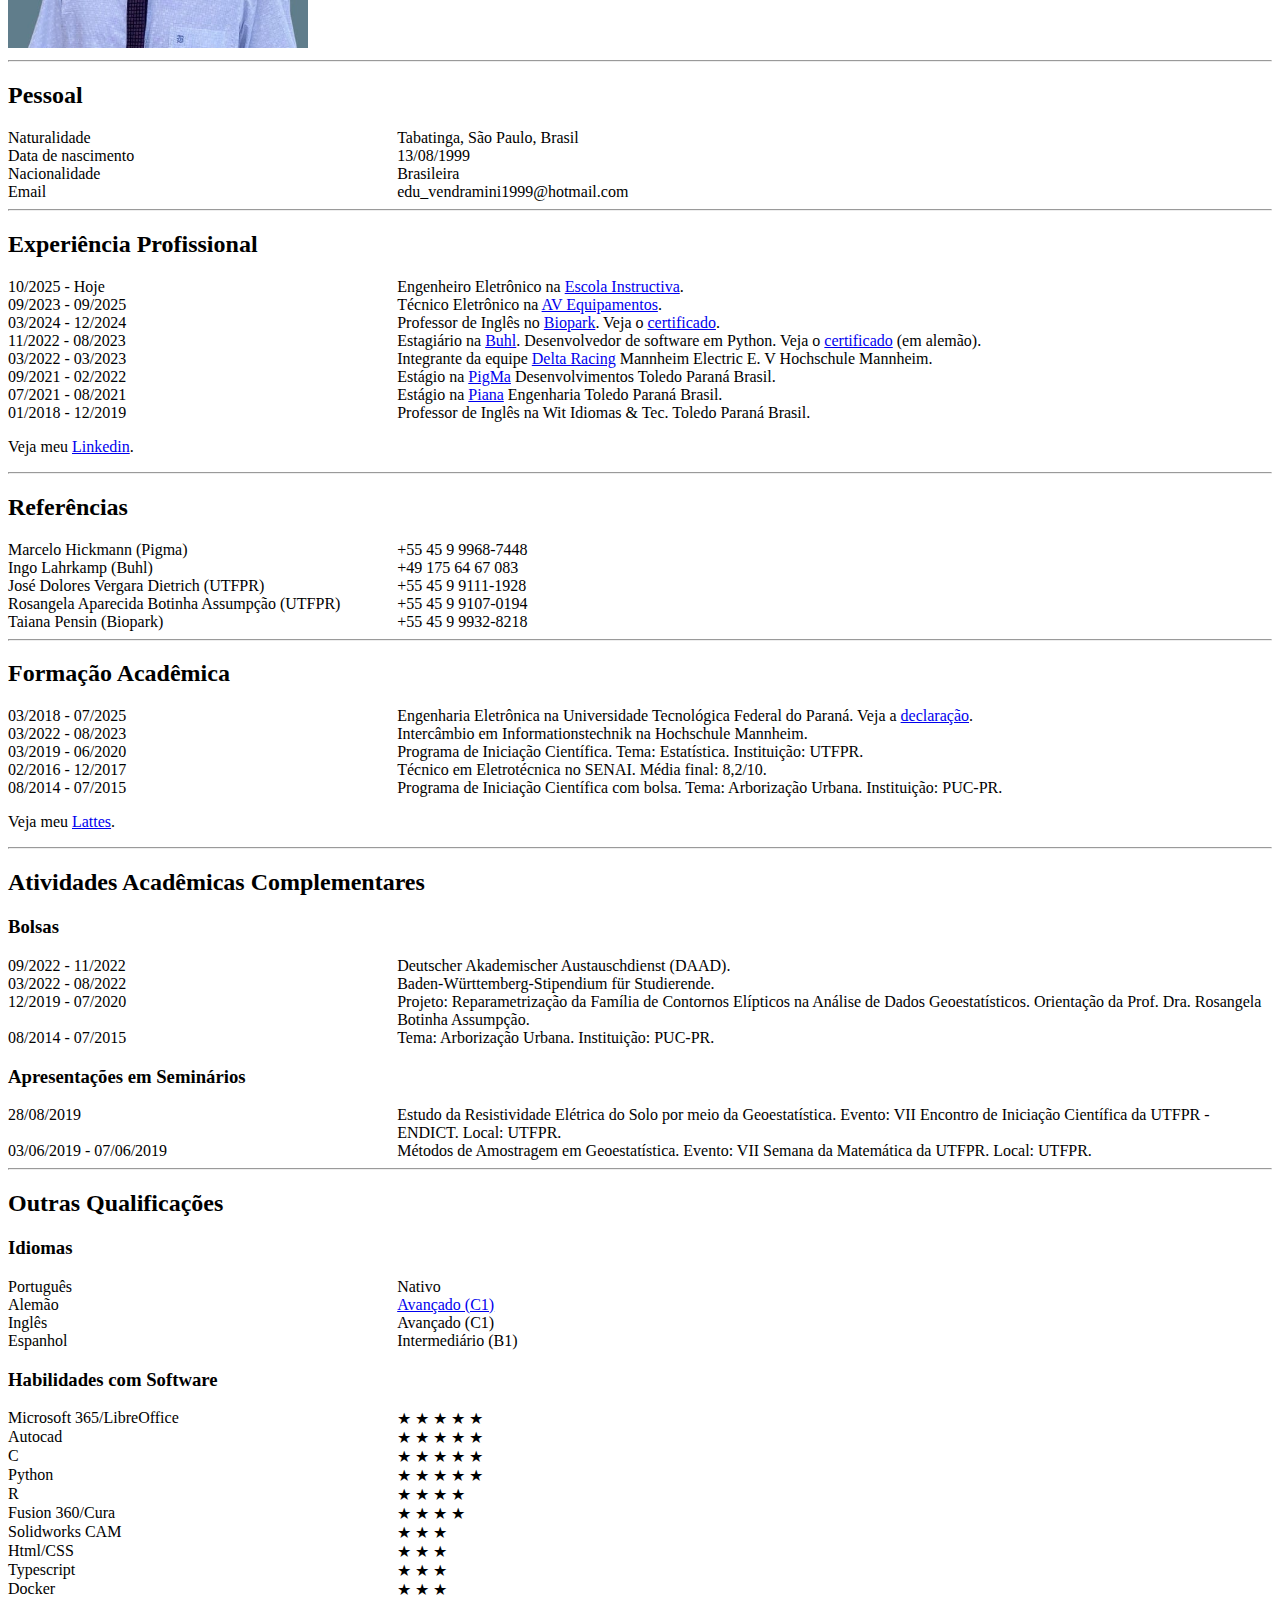
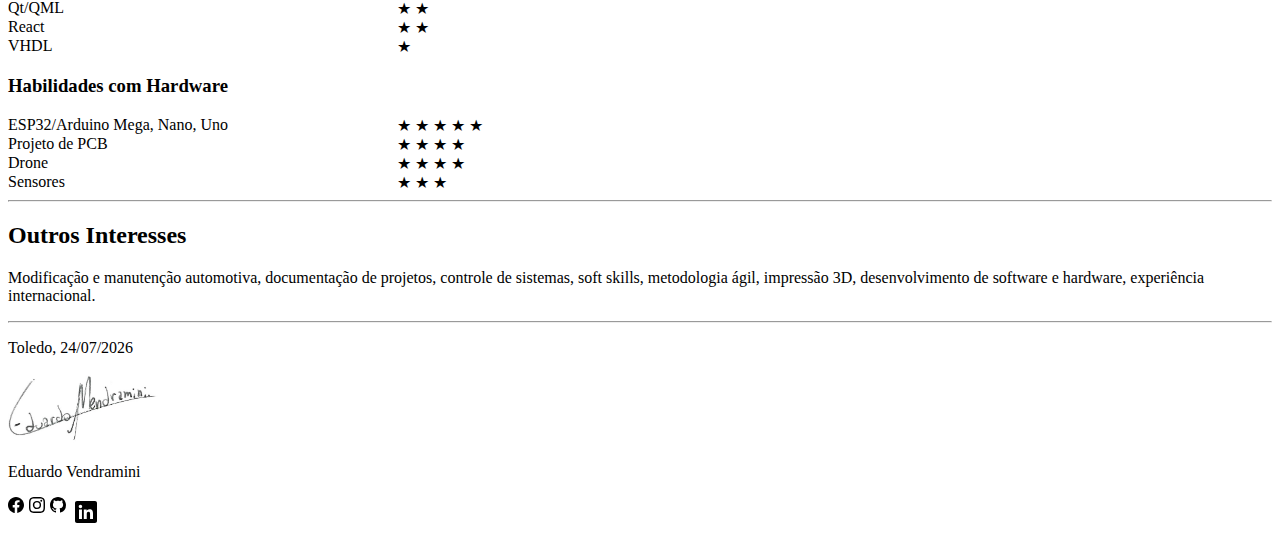
<file: html-css/index-pt.html>
<!DOCTYPE html>
<html lang="pt-BR">

<head>
    <meta charset="UTF-8">
    <meta http-equiv="X-UA-Compatible" content="IE=edge">
    <meta name="viewport" content="width=device-width, initial-scale=1.0">
    <title>Currículo Vendramini</title>
    <link rel="stylesheet" href="style.css">
    <link rel="shortcut icon" href="../img/Icon.png" type="image/png">
</head>

<body>
    <div class="language-switch">
        <a href="index.html"><img src="../img/us.svg" alt="English"></a>
        <a href="index-pt.html"><img src="../img/br.svg" alt="Português"></a>
        <a href="index-de.html"><img src="../img/de.svg" alt="Deutsch"></a>
    </div>

    <h1>Eduardo Vendramini</h1>
    <img src="../img/Profile.jpeg" alt="Foto de Perfil" class="image">

    <hr>
    <h2>Pessoal</h2>
    <div class="column-layout">
        <div class="property">Naturalidade</div><div class="value">Tabatinga, São Paulo, Brasil</div>
        <div class="property">Data de nascimento</div><div class="value">13/08/1999</div>
        <div class="property">Nacionalidade</div><div class="value">Brasileira</div>
        <div class="property">Email</div><div class="value">edu_vendramini1999@hotmail.com</div>
    </div>

    <hr>
    <h2>Experiência Profissional</h2>
    <div class="column-layout">
        <div class="property">10/2025 - Hoje</div><div class="value">Engenheiro Eletrônico na <a href="https://www.escolainstructiva.com.br/" target="_blank" rel="external">Escola Instructiva</a>.</div>
        <div class="property">09/2023 - 09/2025</div><div class="value">Técnico Eletrônico na <a href="https://www.facebook.com/AVequipamentosTecnoesse" target="_blank" rel="external">AV Equipamentos</a>.</div>
        <div class="property">03/2024 - 12/2024</div><div class="value">Professor de Inglês no <a href="https://bioparkeducacao.com/centro-de-internacionalizacao/" target="_blank" rel="external">Biopark</a>. Veja o <a href="../documents/certificado_biopark.pdf" target="_blank">certificado</a>.</div>
        <div class="property">11/2022 - 08/2023</div><div class="value">Estagiário na <a href="https://www.buhl.de/" target="_blank" rel="external">Buhl</a>. Desenvolvedor de software em Python. Veja o <a href="../documents/zeugnis.pdf" target="_blank" rel="external">certificado</a> (em alemão).</div>
        <div class="property">03/2022 - 03/2023</div><div class="value">Integrante da equipe <a href="https://www.delta-racing.de/" target="_blank" rel="external">Delta Racing</a> Mannheim Electric E. V Hochschule Mannheim.</div>
        <div class="property">09/2021 - 02/2022</div><div class="value">Estágio na <a href="https://pigmadesenvolvimentos.com.br/" target="_blank" rel="external">PigMa</a> Desenvolvimentos Toledo Paraná Brasil.</div>
        <div class="property">07/2021 - 08/2021</div><div class="value">Estágio na <a href="https://pianaprojetos.com.br/" target="_blank" rel="external">Piana</a> Engenharia Toledo Paraná Brasil.</div>
        <div class="property">01/2018 - 12/2019</div><div class="value">Professor de Inglês na Wit Idiomas & Tec. Toledo Paraná Brasil.</div>
        <p>Veja meu <a href="https://www.linkedin.com/in/eduardo-vendramini-256624219/" target="_blank" rel="external">Linkedin</a>.</p>
    </div>

    <hr>
    <h2>Referências</h2>
    <div class="column-layout">
        <div class="property">Marcelo Hickmann (Pigma)</div><div class="value">+55 45 9 9968-7448</div>
        <div class="property">Ingo Lahrkamp (Buhl)</div><div class="value">+49 175 64 67 083</div>
        <div class="property">José Dolores Vergara Dietrich (UTFPR)</div><div class="value">+55 45 9 9111-1928</div>
        <div class="property">Rosangela Aparecida Botinha Assumpção (UTFPR)</div><div class="value">+55 45 9 9107-0194</div>
        <div class="property">Taiana Pensin (Biopark)</div><div class="value">+55 45 9 9932-8218</div>
    </div>

    <hr>
    <h2>Formação Acadêmica</h2>
    <div class="column-layout">
        <div class="property">03/2018 - 07/2025</div><div class="value">Engenharia Eletrônica na Universidade Tecnológica Federal do Paraná. Veja a <a href="../documents/declaracao_utf_conclusao_sem_colacao.pdf" target="_blank">declaração</a>.</div>
        <div class="property">03/2022 - 08/2023</div><div class="value">Intercâmbio em Informationstechnik na Hochschule Mannheim.</div>
        <div class="property">03/2019 - 06/2020</div><div class="value">Programa de Iniciação Científica. Tema: Estatística. Instituição: UTFPR.</div>
        <div class="property">02/2016 - 12/2017</div><div class="value">Técnico em Eletrotécnica no SENAI. Média final: 8,2/10.</div>
        <div class="property">08/2014 - 07/2015</div><div class="value">Programa de Iniciação Científica com bolsa. Tema: Arborização Urbana. Instituição: PUC-PR.</div>
        <p>Veja meu <a href="http://lattes.cnpq.br/9930781774199378" target="_blank" rel="external">Lattes</a>.</p>
    </div>

    <hr>
    <h2>Atividades Acadêmicas Complementares</h2>
    <h3>Bolsas</h3>
    <div class="column-layout">
        <div class="property">09/2022 - 11/2022</div><div class="value">Deutscher Akademischer Austauschdienst (DAAD).</div>
        <div class="property">03/2022 - 08/2022</div><div class="value">Baden-Württemberg-Stipendium für Studierende.</div>
        <div class="property">12/2019 - 07/2020</div><div class="value">Projeto: Reparametrização da Família de Contornos Elípticos na Análise de Dados Geoestatísticos. Orientação da Prof. Dra. Rosangela Botinha Assumpção.</div>
        <div class="property">08/2014 - 07/2015</div><div class="value">Tema: Arborização Urbana. Instituição: PUC-PR.</div>
    </div>
    <h3>Apresentações em Seminários</h3>
    <div class="column-layout">
        <div class="property">28/08/2019</div><div class="value">Estudo da Resistividade Elétrica do Solo por meio da Geoestatística. Evento: VII Encontro de Iniciação Científica da UTFPR - ENDICT. Local: UTFPR.</div>
        <div class="property">03/06/2019 - 07/06/2019</div><div class="value">Métodos de Amostragem em Geoestatística. Evento: VII Semana da Matemática da UTFPR. Local: UTFPR.</div>
    </div>

    <hr>
    <h2>Outras Qualificações</h2>
    <h3>Idiomas</h3>
    <div class="column-layout">
        <div class="property">Português</div><div class="value">Nativo</div>
        <div class="property">Alemão</div><div class="value"><a href="../documents/dsh3.pdf" target="_blank">Avançado (C1)</a></div>
        <div class="property">Inglês</div><div class="value">Avançado (C1)</div>
        <div class="property">Espanhol</div><div class="value">Intermediário (B1)</div>
    </div>

    <h3>Habilidades com Software</h3>
    <div class="column-layout">
        <div class="property">Microsoft 365/LibreOffice</div><div class="value">★ ★ ★ ★ ★</div>
        <div class="property">Autocad</div><div class="value">★ ★ ★ ★ ★</div>
        <div class="property">C</div><div class="value">★ ★ ★ ★ ★</div>
        <div class="property">Python</div><div class="value">★ ★ ★ ★ ★</div>
        <div class="property">R</div><div class="value">★ ★ ★ ★</div>
        <div class="property">Fusion 360/Cura</div><div class="value">★ ★ ★ ★</div>
        <div class="property">Solidworks CAM</div><div class="value">★ ★ ★</div>
        <div class="property">Html/CSS</div><div class="value">★ ★ ★</div>
        <div class="property">Typescript</div><div class="value">★ ★ ★</div>
        <div class="property">Docker</div><div class="value">★ ★ ★</div>
        <div class="property">Qt/QML</div><div class="value">★ ★</div>
        <div class="property">React</div><div class="value">★ ★</div>
        <div class="property">VHDL</div><div class="value">★</div>
    </div>

    <h3>Habilidades com Hardware</h3>
    <div class="column-layout">
        <div class="property">ESP32/Arduino Mega, Nano, Uno</div><div class="value">★ ★ ★ ★ ★</div>
        <div class="property">Projeto de PCB</div><div class="value">★ ★ ★ ★</div>
        <div class="property">Drone</div><div class="value">★ ★ ★ ★</div>
        <div class="property">Sensores</div><div class="value">★ ★ ★</div>
    </div>

    <hr>
    <h2>Outros Interesses</h2>
    <p>Modificação e manutenção automotiva, documentação de projetos, controle de sistemas, soft skills, metodologia ágil, impressão 3D, desenvolvimento de software e hardware, experiência internacional.</p>

    <hr>
    <p>Toledo, <span id="date"></span></p>
    <script>
      const currentDate = new Date();
      const day = currentDate.getDate().toString().padStart(2, '0');
      const month = (currentDate.getMonth() + 1).toString().padStart(2, '0');
      const year = currentDate.getFullYear().toString();
      const formattedDate = `${day}/${month}/${year}`;
      document.getElementById('date').innerText = formattedDate;
    </script>
    <img src="../img/Signature.jpg" alt="Assinatura" id="signature-pic">
    <p>Eduardo Vendramini</p>

    <div class="social-icons">
        <a href="https://www.facebook.com/eduardo.vendramini.75/" target="_blank">
            <img src="../img/facebook.svg" alt="Facebook">
        </a>
        <a href="https://www.instagram.com/car_photos_by_edu?igshid=YmMyMTA2M2Y%3D" target="_blank">
            <img src="../img/instagram.svg" alt="Instagram">
        </a>
        <a href="https://github.com/EduardoVendramini" target="_blank">
            <img src="../img/github.svg" alt="GitHub">
        </a>
        <a href="https://www.linkedin.com/in/eduardo-vendramini-256624219/" target="_blank">
            <img src="../img/linkedin.svg" alt="LinkedIn">
        </a>
    </div>

</body>

</html>
</file>
<file: style.css>
@charset "UTF-8";

.myself .property {
    width: 30%;
    display: inline-block;
    box-sizing: border-box;
    text-align: left;
    vertical-align: top;
}

.myself .value {
    text-align: left;
    padding-left: 10px;
    width: 70%;
    display: inline-block;
    box-sizing: border-box;
}
</file>
<file: html-css/style.css>
@charset "UTF-8";

.column-layout .property {
    width: 30%;
    display: inline-block;
    box-sizing: border-box;
    text-align: left;
    vertical-align: top;
}

.column-layout .value {
    text-align: left;
    padding-left: 10px;
    width: 70%;
    display: inline-block;
    box-sizing: border-box;
}

#signature-pic {
    width: 150px;
    height: auto;
  }

.social-icons {
    display: flex;
}

.social-icons a {
    text-decoration: none;
    margin-right: 5px;
}

.image {
    width: 300px;
}
</file>
